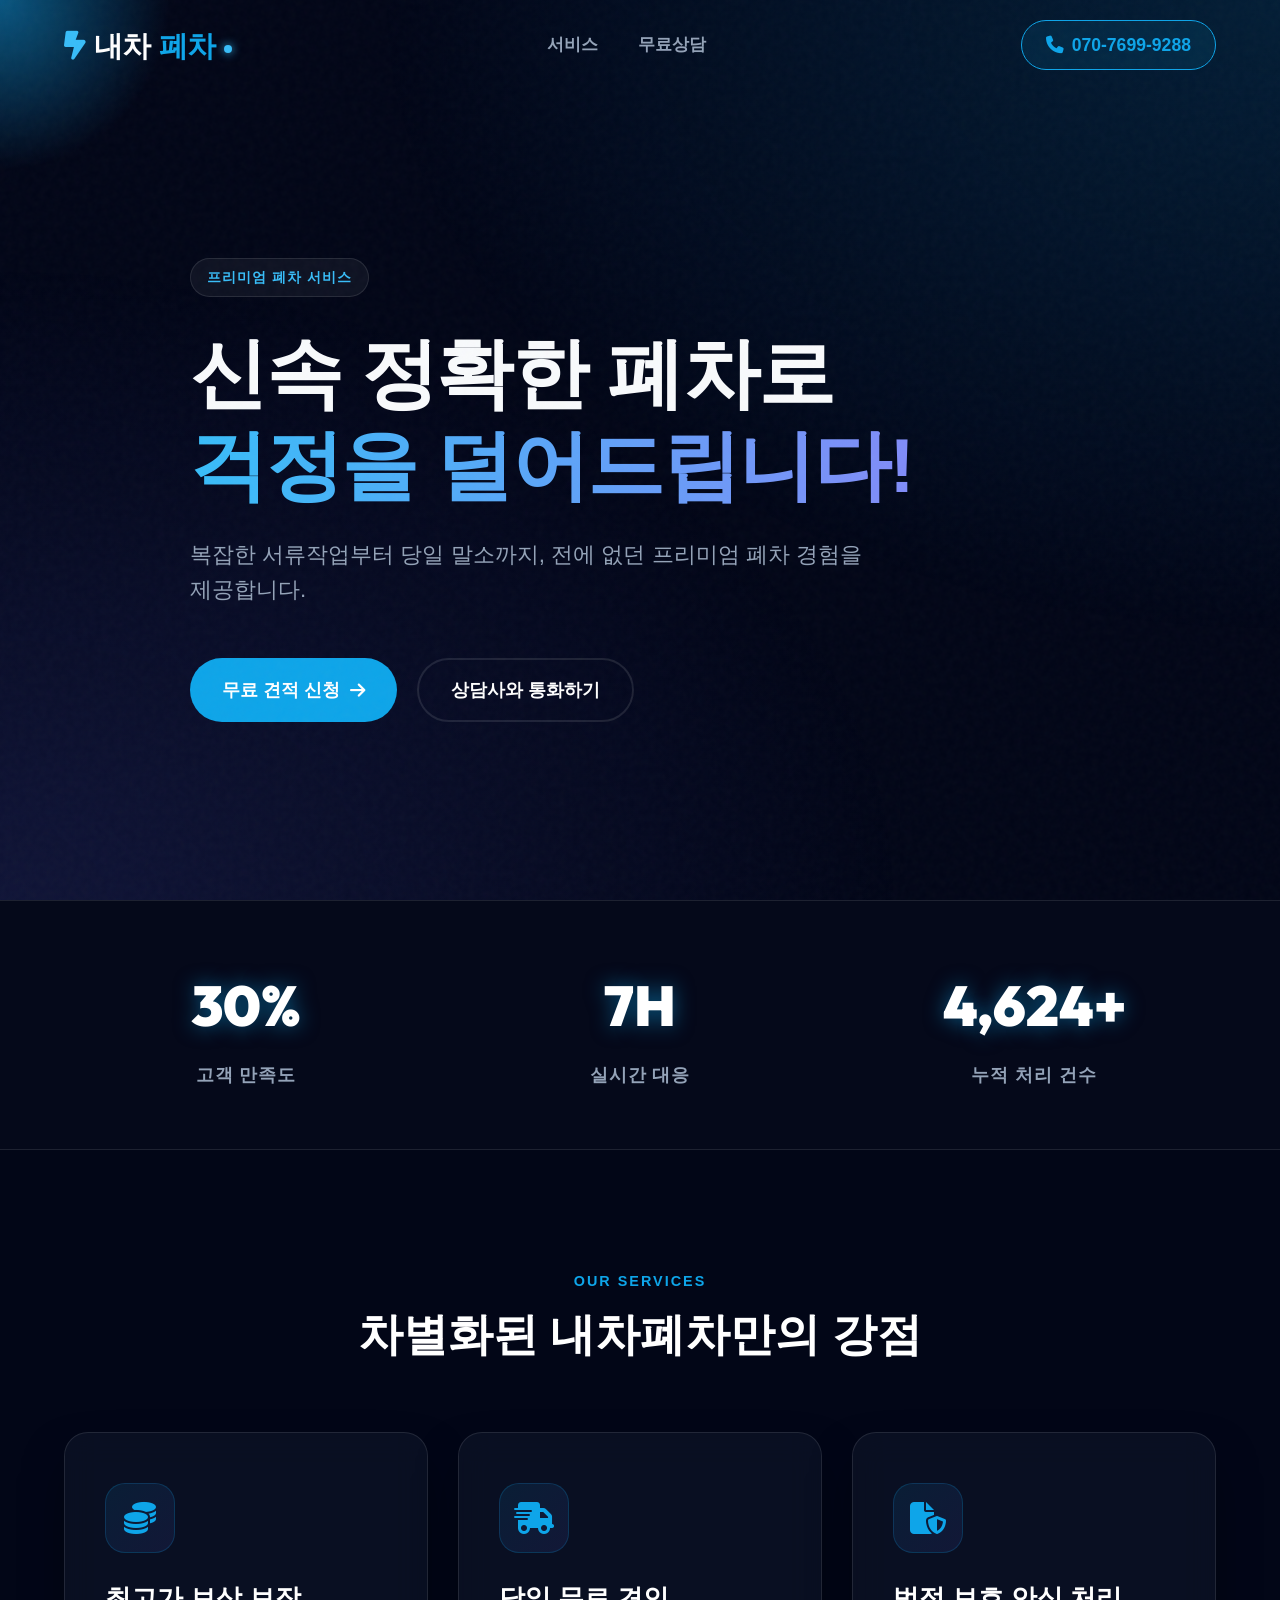
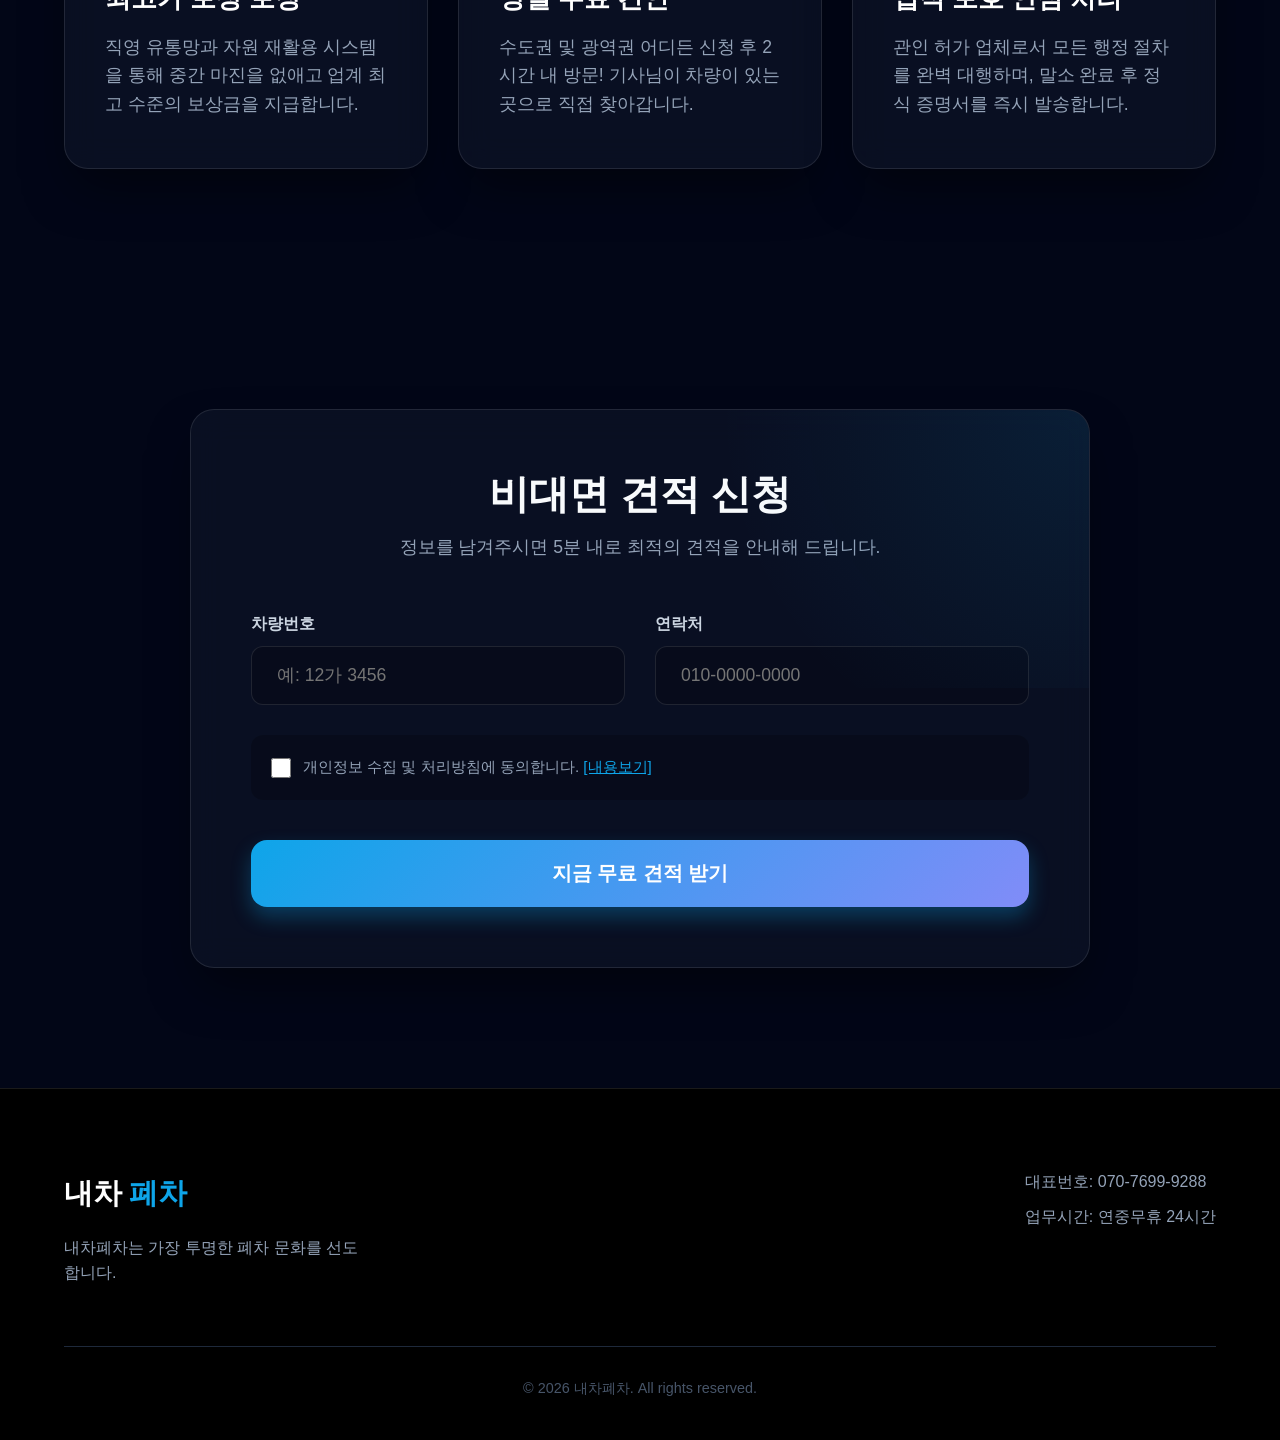
<file: index.html>
<!DOCTYPE html>
<html lang="ko">
<head>
    <meta charset="UTF-8">
    <meta name="viewport" content="width=device-width, initial-scale=1.0">
    <title>내차폐차 | pecha.cyou - 가장 스마트한 폐차 솔루션</title>
    <meta name="description" content="내차폐차(pecha.cyou)는 AI 기반 견적과 신속한 처리 프로세스를 통해 고객님의 차량 가치를 극대화합니다. 전국 24시간 상담 가능.">
    <meta property="og:type" content="website">
    <meta property="og:title" content="내차폐차 | pecha.cyou - 가장 스마트한 폐차 솔루션">
    <meta property="og:description" content="내차폐차(pecha.cyou)는 AI 기반 견적과 신속한 처리 프로세스를 통해 고객님의 차량 가치를 극대화합니다. 전국 24시간 상담 가능.">
    <meta property="og:url" content="https://pecha.cyou/">
    <meta name="naver-site-verification" content="b0f4eb4bbd7a391f183e30df291343790acebb9e" />
    <link rel="stylesheet" href="style.css">
    <link rel="preconnect" href="https://fonts.googleapis.com">
    <link rel="preconnect" href="https://fonts.gstatic.com" crossorigin>
    <link href="https://fonts.googleapis.com/css2?family=Pretendard:wght@300;400;500;600;700&family=Outfit:wght@400;600;800&display=swap" rel="stylesheet">
    <link rel="stylesheet" href="https://cdnjs.cloudflare.com/ajax/libs/font-awesome/6.4.0/css/all.min.css">
</head>
<body>
    <div class="noise-overlay"></div>
    <div class="cursor-glow" id="cursor-glow"></div>
    
    <header class="navbar" id="navbar">
        <div class="container nav-container">
            <div class="logo">
                <i class="fas fa-bolt-lightning" style="color: var(--accent);"></i>
                내차<span>폐차</span>
                <div class="logo-dot"></div>
            </div>
            <nav class="nav-links">
                <a href="#services" class="nav-link">서비스</a>
                <a href="#contact" class="nav-link">무료상담</a>
            </nav>
            <a href="tel:070-7699-9288" class="btn-phone">
                <i class="fas fa-phone"></i> 070-7699-9288
            </a>
        </div>
    </header>

    <main>
        <!-- Hero Section -->
        <section class="hero">
            <div class="container hero-content">
                <div class="badge-premium reveal-up">
                    <span>프리미엄 폐차 서비스</span>
                </div>
                <h1 class="hero-title reveal-up" style="--stagger: 0.1s;">
                    신속 정확한 폐차로<br>
                    <span class="gradient-text">걱정을 덜어드립니다!</span>
                </h1>
                <p class="hero-subtitle reveal-up" style="--stagger: 0.2s;">
                    복잡한 서류작업부터 당일 말소까지, 전에 없던 프리미엄 폐차 경험을 제공합니다.
                </p>
                <div class="hero-actions reveal-up" style="--stagger: 0.3s;">
                    <a href="#contact" class="btn-primary glow-btn">무료 견적 신청 <i class="fas fa-arrow-right"></i></a>
                    <a href="tel:070-7699-9288" class="btn-secondary">상담사와 통화하기</a>
                </div>
            </div>
        </section>

        <!-- Stats Section -->
        <section class="stats-section">
            <div class="container">
                <div class="stats-grid">
                    <div class="stat-card reveal-up">
                        <div class="stat-num" data-target="99">99%</div>
                        <div class="stat-label">고객 만족도</div>
                    </div>
                    <div class="stat-card reveal-up" style="--stagger: 0.1s;">
                        <div class="stat-num" data-target="24">24H</div>
                        <div class="stat-label">실시간 대응</div>
                    </div>
                    <div class="stat-card reveal-up" style="--stagger: 0.2s;">
                        <div class="stat-num" data-target="15000">15,000+</div>
                        <div class="stat-label">누적 처리 건수</div>
                    </div>
                </div>
            </div>
        </section>

        <!-- Services -->
        <section id="services" class="services">
            <div class="container">
                <div class="section-header text-center">
                    <span class="sub-heading">OUR SERVICES</span>
                    <h2 class="section-title">차별화된 내차폐차만의 강점</h2>
                </div>
                <div class="services-grid">
                    <div class="service-card glass-panel reveal-up">
                        <div class="icon-box"><i class="fas fa-coins"></i></div>
                        <h3>최고가 보상 보장</h3>
                        <p>직영 유통망과 자원 재활용 시스템을 통해 중간 마진을 없애고 업계 최고 수준의 보상금을 지급합니다.</p>
                    </div>
                    <div class="service-card glass-panel reveal-up" style="--stagger: 0.1s;">
                        <div class="icon-box"><i class="fas fa-truck-fast"></i></div>
                        <h3>당일 무료 견인</h3>
                        <p>수도권 및 광역권 어디든 신청 후 2시간 내 방문! 기사님이 차량이 있는 곳으로 직접 찾아갑니다.</p>
                    </div>
                    <div class="service-card glass-panel reveal-up" style="--stagger: 0.2s;">
                        <div class="icon-box"><i class="fas fa-file-shield"></i></div>
                        <h3>법적 보호 안심 처리</h3>
                        <p>관인 허가 업체로서 모든 행정 절차를 완벽 대행하며, 말소 완료 후 정식 증명서를 즉시 발송합니다.</p>
                    </div>
                </div>
            </div>
        </section>

        <!-- Contact Section -->
        <section id="contact" class="contact">
            <div class="container">
                <div class="contact-card glass-panel reveal-up">
                    <div class="contact-header">
                        <h2>비대면 견적 신청</h2>
                        <p>정보를 남겨주시면 5분 내로 최적의 견적을 안내해 드립니다.</p>
                    </div>
                    <form id="quoteForm">
                        <div class="form-grid">
                            <div class="form-group">
                                <label for="car-number">차량번호</label>
                                <input type="text" id="car-number" name="car_number" placeholder="예: 12가 3456" required>
                            </div>
                            <div class="form-group">
                                <label for="phone">연락처</label>
                                <input type="tel" id="phone" name="phone" placeholder="010-0000-0000" required>
                            </div>
                        </div>
                        <div class="form-privacy">
                            <input type="checkbox" id="privacy" required>
                            <label for="privacy">개인정보 수집 및 처리방침에 동의합니다. <a href="javascript:void(0)" id="openPrivacy">[내용보기]</a></label>
                        </div>
                        <button type="submit" class="btn-primary-large">지금 무료 견적 받기</button>
                    </form>
                </div>
            </div>
        </section>
    </main>

    <footer class="footer">
        <div class="container">
            <div class="footer-content">
                <div class="footer-info">
                    <div class="logo">내차<span>폐차</span></div>
                    <p>내차폐차는 가장 투명한 폐차 문화를 선도합니다.</p>
                </div>
                <div class="footer-contact">
                    <p>대표번호: 070-7699-9288</p>
                    <p>업무시간: 연중무휴 24시간</p>
                </div>
            </div>
            <div class="footer-bottom">
                <p>&copy; 2026 내차폐차. All rights reserved.</p>
            </div>
        </div>
    </footer>

    <!-- Privacy Modal -->
    <div id="privacyModal" class="modal">
        <div class="modal-content glass-panel">
            <div class="modal-header">
                <h3>개인정보 처리방침</h3>
                <span class="close-modal">&times;</span>
            </div>
            <div class="modal-body">
                <p>내차폐차는 원활한 상담 제공을 위해 아래와 같이 개인정보를 수집합니다.</p>
                <ul>
                    <li>수집 항목: 차량번호, 연락처</li>
                    <li>수집 목적: 폐차 견적 상담 및 서비스 제공</li>
                    <li>보유 기간: 목적 달성 시 즉시 파기</li>
                </ul>
            </div>
        </div>
    </div>

    <script src="main.js"></script>
    <!-- Tracking Code -->
    <script>
    (function () {
        // 관리자 모드: 콘솔에서 localStorage.setItem('_admin','1') 입력 후 새로고침하면 카운팅 제외
        if (localStorage.getItem('_admin') === '1') {
            console.log('%c[관리자 모드] 방문자 카운팅 제외됨', 'color:#38bdf8;font-weight:bold;');
            return;
        }
        var GAS_URL = "https://script.google.com/macros/s/AKfycbxKeICtnye1vJVbNuJjx7wCwH3pIxnt2ELJaIXzS0SCxF44kMNdyIx4qNjvj5CWhKlv/exec";
        var SITE_NAME = window.location.hostname;
        function sendPing() {
            var url = GAS_URL + "?site=" + encodeURIComponent(SITE_NAME) + "&t=" + Date.now();
            fetch(url, { mode: 'no-cors' }).catch(function (e) { console.debug("ping failed"); });
        }
        sendPing();
        setInterval(function () {
            if (!document.hidden) {
                sendPing();
            }
        }, 30000);
    })();
    </script>
</body>
</html>
</file>
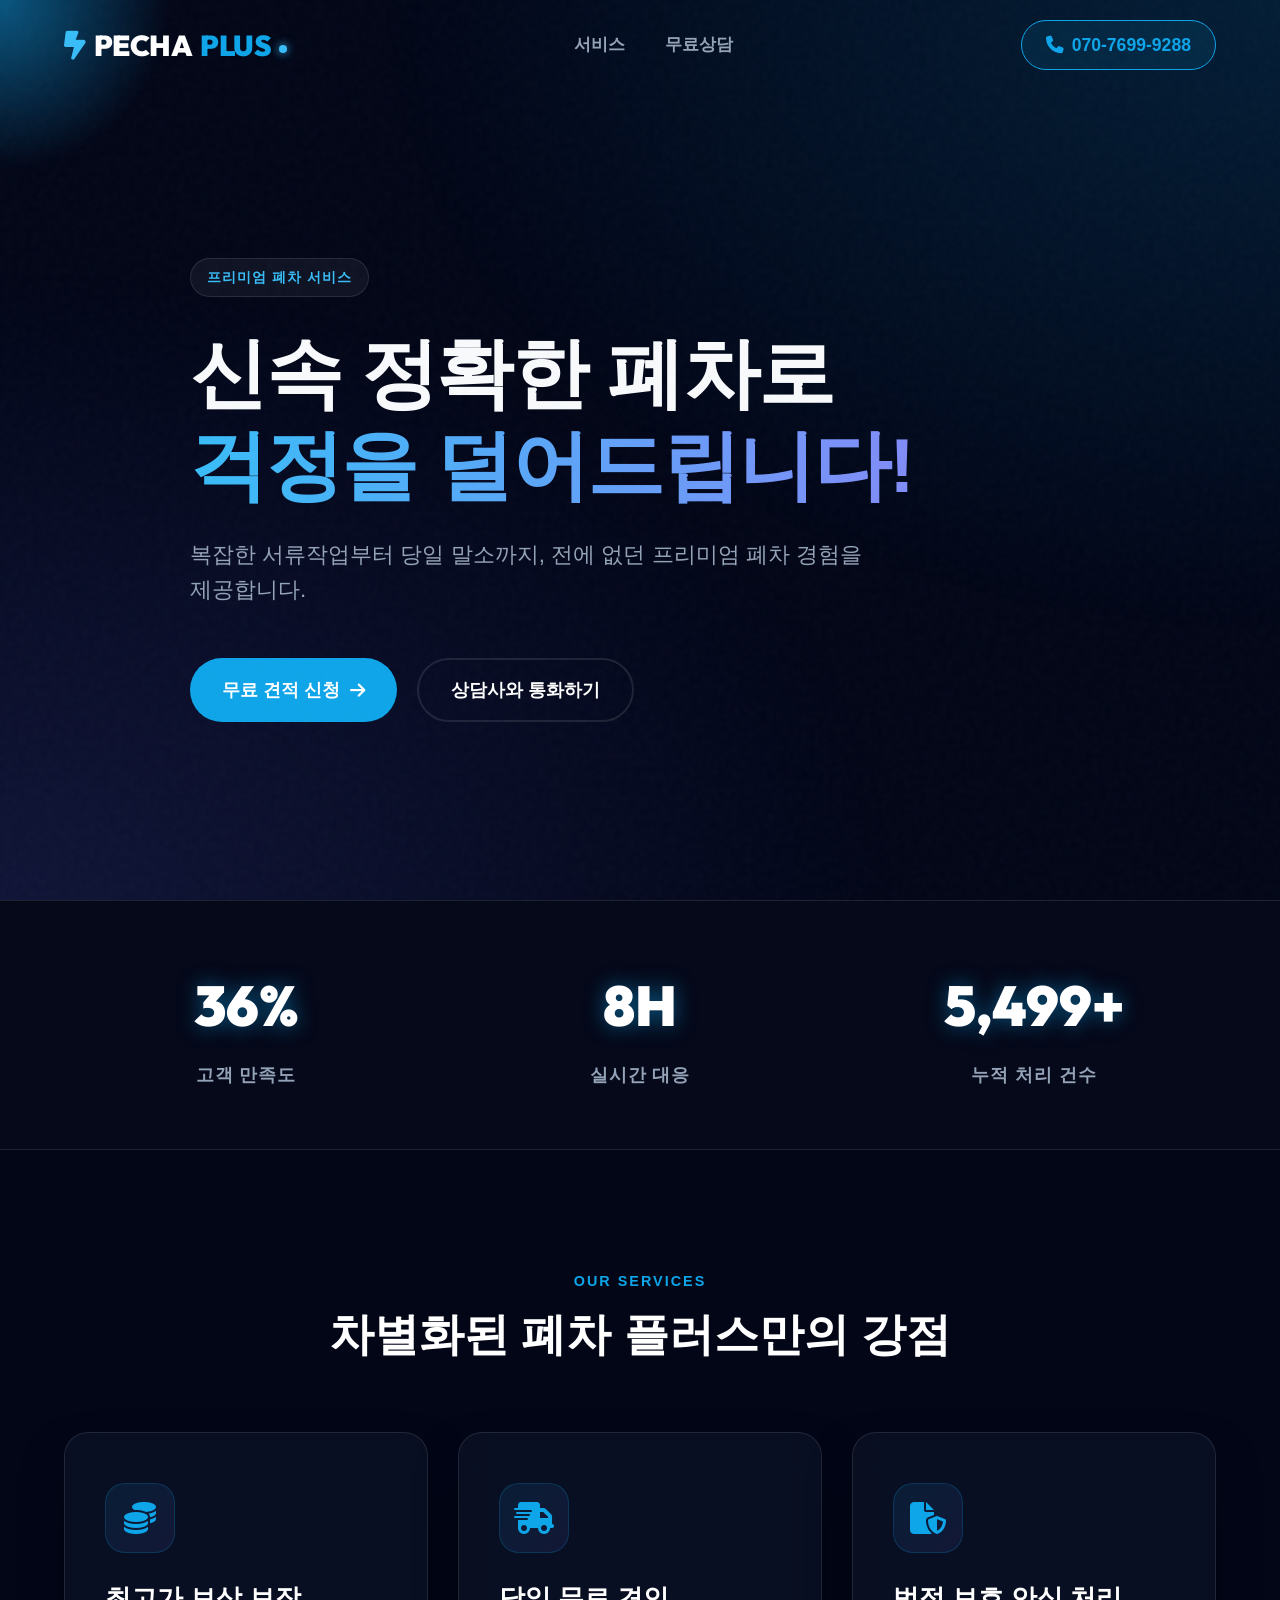
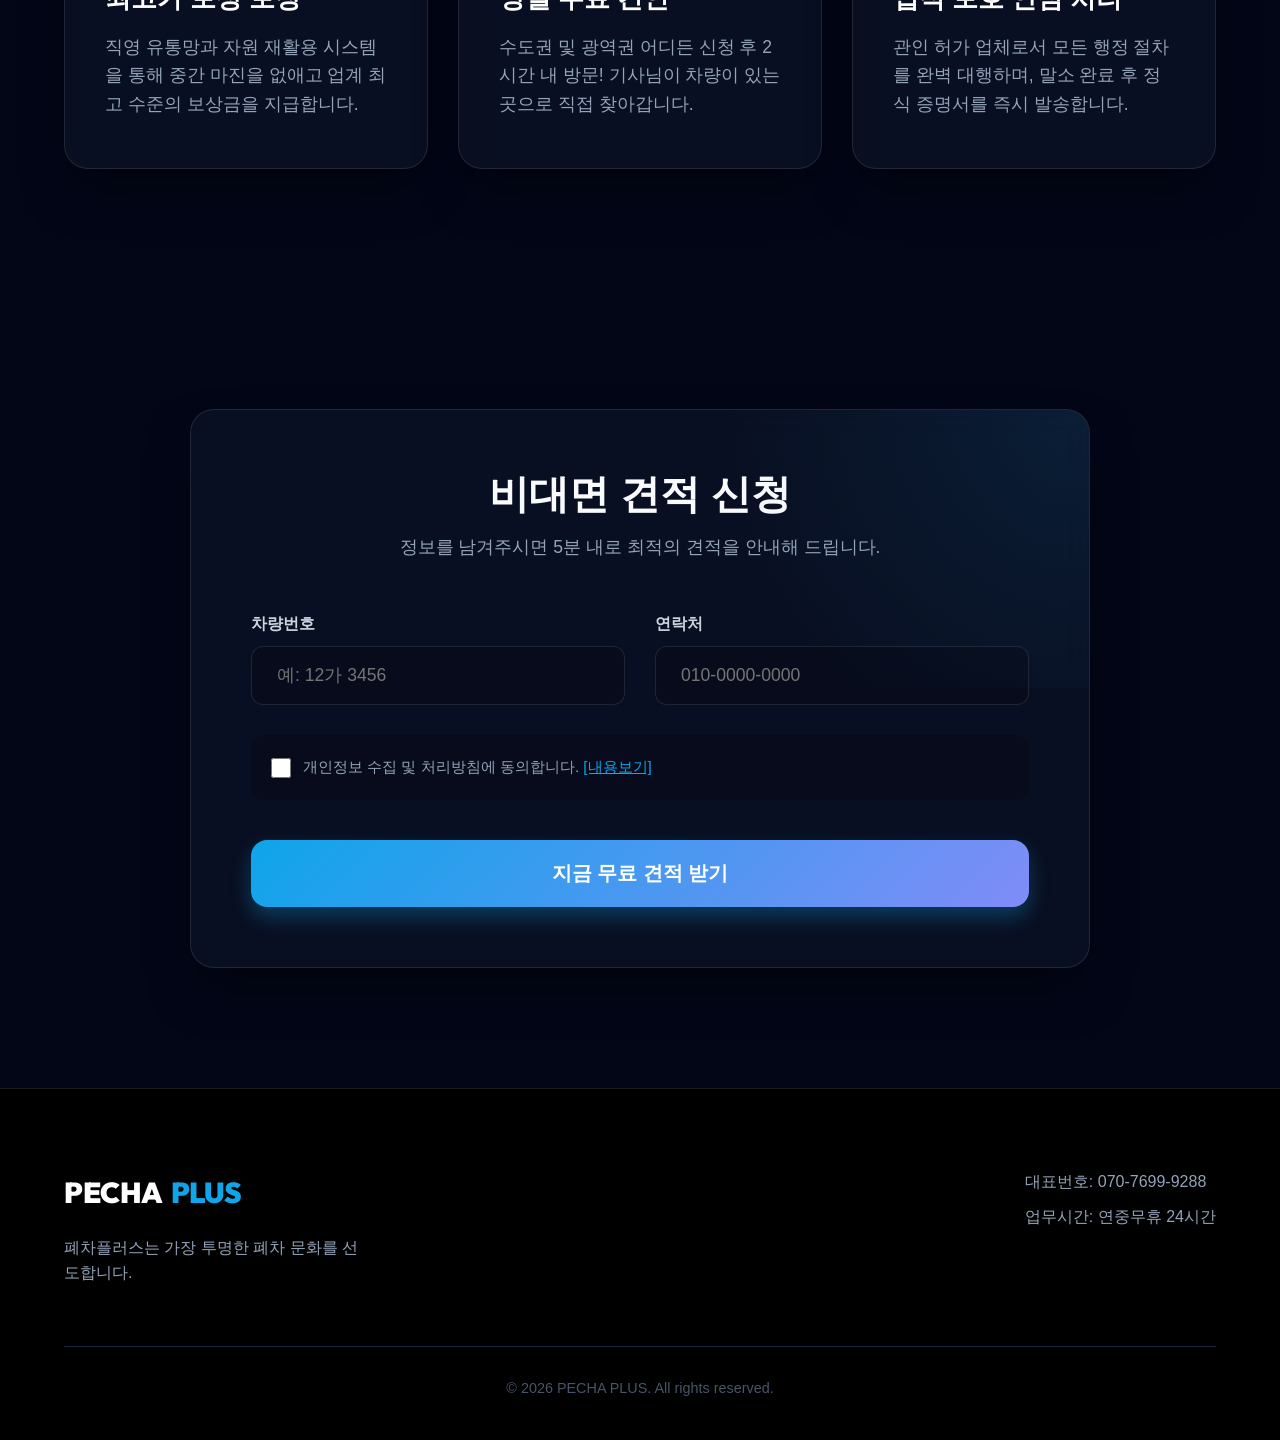
<file: index_cyou_preview.html>
<!DOCTYPE html>
<html lang="ko">
<head>
    <meta charset="UTF-8">
    <meta name="viewport" content="width=device-width, initial-scale=1.0">
    <title>폐차플러스 | pecha.cyou - 가장 스마트한 폐차 솔루션</title>
    <meta name="description" content="폐차플러스(pecha.cyou)는 AI 기반 견적과 신속한 처리 프로세스를 통해 고객님의 차량 가치를 극대화합니다. 전국 24시간 상담 가능.">
    <meta property="og:type" content="website">
    <meta property="og:title" content="폐차플러스 | pecha.cyou - 가장 스마트한 폐차 솔루션">
    <meta property="og:description" content="폐차플러스(pecha.cyou)는 AI 기반 견적과 신속한 처리 프로세스를 통해 고객님의 차량 가치를 극대화합니다. 전국 24시간 상담 가능.">
    <meta property="og:url" content="https://pecha.cyou/">
    <meta name="naver-site-verification" content="b0f4eb4bbd7a391f183e30df291343790acebb9e" />
    <link rel="stylesheet" href="style.css">
    <link rel="preconnect" href="https://fonts.googleapis.com">
    <link rel="preconnect" href="https://fonts.gstatic.com" crossorigin>
    <link href="https://fonts.googleapis.com/css2?family=Pretendard:wght@300;400;500;600;700&family=Outfit:wght@400;600;800&display=swap" rel="stylesheet">
    <link rel="stylesheet" href="https://cdnjs.cloudflare.com/ajax/libs/font-awesome/6.4.0/css/all.min.css">
</head>
<body>
    <div class="noise-overlay"></div>
    <div class="cursor-glow" id="cursor-glow"></div>
    
    <header class="navbar" id="navbar">
        <div class="container nav-container">
            <div class="logo">
                <i class="fas fa-bolt-lightning" style="color: var(--accent);"></i>
                PECHA<span>PLUS</span>
                <div class="logo-dot"></div>
            </div>
            <nav class="nav-links">
                <a href="#services" class="nav-link">서비스</a>
                <a href="#contact" class="nav-link">무료상담</a>
            </nav>
            <a href="tel:070-7699-9288" class="btn-phone">
                <i class="fas fa-phone"></i> 070-7699-9288
            </a>
        </div>
    </header>

    <main>
        <!-- Hero Section -->
        <section class="hero">
            <div class="container hero-content">
                <div class="badge-premium reveal-up">
                    <span>프리미엄 폐차 서비스</span>
                </div>
                <h1 class="hero-title reveal-up" style="--stagger: 0.1s;">
                    신속 정확한 폐차로<br>
                    <span class="gradient-text">걱정을 덜어드립니다!</span>
                </h1>
                <p class="hero-subtitle reveal-up" style="--stagger: 0.2s;">
                    복잡한 서류작업부터 당일 말소까지, 전에 없던 프리미엄 폐차 경험을 제공합니다.
                </p>
                <div class="hero-actions reveal-up" style="--stagger: 0.3s;">
                    <a href="#contact" class="btn-primary glow-btn">무료 견적 신청 <i class="fas fa-arrow-right"></i></a>
                    <a href="tel:070-7699-9288" class="btn-secondary">상담사와 통화하기</a>
                </div>
            </div>
        </section>

        <!-- Stats Section -->
        <section class="stats-section">
            <div class="container">
                <div class="stats-grid">
                    <div class="stat-card reveal-up">
                        <div class="stat-num" data-target="99">99%</div>
                        <div class="stat-label">고객 만족도</div>
                    </div>
                    <div class="stat-card reveal-up" style="--stagger: 0.1s;">
                        <div class="stat-num" data-target="24">24H</div>
                        <div class="stat-label">실시간 대응</div>
                    </div>
                    <div class="stat-card reveal-up" style="--stagger: 0.2s;">
                        <div class="stat-num" data-target="15000">15,000+</div>
                        <div class="stat-label">누적 처리 건수</div>
                    </div>
                </div>
            </div>
        </section>

        <!-- Services -->
        <section id="services" class="services">
            <div class="container">
                <div class="section-header text-center">
                    <span class="sub-heading">OUR SERVICES</span>
                    <h2 class="section-title">차별화된 폐차 플러스만의 강점</h2>
                </div>
                <div class="services-grid">
                    <div class="service-card glass-panel reveal-up">
                        <div class="icon-box"><i class="fas fa-coins"></i></div>
                        <h3>최고가 보상 보장</h3>
                        <p>직영 유통망과 자원 재활용 시스템을 통해 중간 마진을 없애고 업계 최고 수준의 보상금을 지급합니다.</p>
                    </div>
                    <div class="service-card glass-panel reveal-up" style="--stagger: 0.1s;">
                        <div class="icon-box"><i class="fas fa-truck-fast"></i></div>
                        <h3>당일 무료 견인</h3>
                        <p>수도권 및 광역권 어디든 신청 후 2시간 내 방문! 기사님이 차량이 있는 곳으로 직접 찾아갑니다.</p>
                    </div>
                    <div class="service-card glass-panel reveal-up" style="--stagger: 0.2s;">
                        <div class="icon-box"><i class="fas fa-file-shield"></i></div>
                        <h3>법적 보호 안심 처리</h3>
                        <p>관인 허가 업체로서 모든 행정 절차를 완벽 대행하며, 말소 완료 후 정식 증명서를 즉시 발송합니다.</p>
                    </div>
                </div>
            </div>
        </section>

        <!-- Contact Section -->
        <section id="contact" class="contact">
            <div class="container">
                <div class="contact-card glass-panel reveal-up">
                    <div class="contact-header">
                        <h2>비대면 견적 신청</h2>
                        <p>정보를 남겨주시면 5분 내로 최적의 견적을 안내해 드립니다.</p>
                    </div>
                    <form id="quoteForm">
                        <div class="form-grid">
                            <div class="form-group">
                                <label for="car-number">차량번호</label>
                                <input type="text" id="car-number" name="car_number" placeholder="예: 12가 3456" required>
                            </div>
                            <div class="form-group">
                                <label for="phone">연락처</label>
                                <input type="tel" id="phone" name="phone" placeholder="010-0000-0000" required>
                            </div>
                        </div>
                        <div class="form-privacy">
                            <input type="checkbox" id="privacy" required>
                            <label for="privacy">개인정보 수집 및 처리방침에 동의합니다. <a href="javascript:void(0)" id="openPrivacy">[내용보기]</a></label>
                        </div>
                        <button type="submit" class="btn-primary-large">지금 무료 견적 받기</button>
                    </form>
                </div>
            </div>
        </section>
    </main>

    <footer class="footer">
        <div class="container">
            <div class="footer-content">
                <div class="footer-info">
                    <div class="logo">PECHA<span>PLUS</span></div>
                    <p>폐차플러스는 가장 투명한 폐차 문화를 선도합니다.</p>
                </div>
                <div class="footer-contact">
                    <p>대표번호: 070-7699-9288</p>
                    <p>업무시간: 연중무휴 24시간</p>
                </div>
            </div>
            <div class="footer-bottom">
                <p>&copy; 2026 PECHA PLUS. All rights reserved.</p>
            </div>
        </div>
    </footer>

    <!-- Privacy Modal -->
    <div id="privacyModal" class="modal">
        <div class="modal-content glass-panel">
            <div class="modal-header">
                <h3>개인정보 처리방침</h3>
                <span class="close-modal">&times;</span>
            </div>
            <div class="modal-body">
                <p>폐차플러스는 원활한 상담 제공을 위해 아래와 같이 개인정보를 수집합니다.</p>
                <ul>
                    <li>수집 항목: 차량번호, 연락처</li>
                    <li>수집 목적: 폐차 견적 상담 및 서비스 제공</li>
                    <li>보유 기간: 목적 달성 시 즉시 파기</li>
                </ul>
            </div>
        </div>
    </div>

    <script src="main.js"></script>
    <!-- Tracking Code -->
    <script>
    (function () {
        var GAS_URL = "https://script.google.com/macros/s/AKfycbxKeICtnye1vJVbNuJjx7wCwH3pIxnt2ELJaIXzS0SCxF44kMNdyIx4qNjvj5CWhKlv/exec";
        var SITE_NAME = window.location.hostname;
        function sendPing() {
            var url = GAS_URL + "?site=" + encodeURIComponent(SITE_NAME) + "&t=" + Date.now();
            fetch(url, { mode: 'no-cors' }).catch(function (e) { console.debug("ping failed"); });
        }
        sendPing();
        setInterval(function () {
            if (!document.hidden) {
                sendPing();
            }
        }, 20000);
    })();
    </script>
</body>
</html>
</file>
<file: style.css>
/* Design System & Base Styles */
@import url('https://fonts.googleapis.com/css2?family=Pretendard:wght@300;400;500;600;700;800&family=Outfit:wght@400;600;800;900&display=swap');

:root {
    --primary: #0ea5e9;
    --primary-glow: rgba(14, 165, 233, 0.5);
    --secondary: #0f172a;
    --accent: #38bdf8;
    --accent-glow: rgba(56, 189, 248, 0.4);
    --bg-main: #020617;
    --bg-card: rgba(15, 23, 42, 0.6);
    --text-main: #f8fafc;
    --text-muted: #94a3b8;
    --white: #ffffff;
    --glass-border: rgba(255, 255, 255, 0.1);
    --shadow: 0 25px 50px -12px rgba(0, 0, 0, 0.5);
    --transition: all 0.4s cubic-bezier(0.4, 0, 0.2, 1);
}

* {
    margin: 0;
    padding: 0;
    box-sizing: border-box;
}

html {
    scroll-behavior: smooth;
}

body {
    font-family: 'Pretendard', sans-serif;
    color: var(--text-main);
    background-color: var(--bg-main);
    line-height: 1.6;
    overflow-x: hidden;
}

/* Noise & Glow FX */
.noise-overlay {
    position: fixed;
    top: 0;
    left: 0;
    width: 100vw;
    height: 100vh;
    pointer-events: none;
    z-index: 9999;
    opacity: 0.03;
    background: url('data:image/svg+xml;utf8,%3Csvg viewBox="0 0 200 200" xmlns="http://www.w3.org/2000/svg"%3E%3Cfilter id="noiseFilter"%3E%3CfeTurbulence type="fractalNoise" baseFrequency="0.65" numOctaves="3" stitchTiles="stitch"/%3E%3C/filter%3E%3Crect width="100%25" height="100%25" filter="url(%23noiseFilter)"/%3E%3C/svg%3E');
}

.cursor-glow {
    position: fixed;
    width: 400px;
    height: 400px;
    background: radial-gradient(circle, var(--primary-glow) 0%, transparent 60%);
    border-radius: 50%;
    transform: translate(-50%, -50%);
    pointer-events: none;
    z-index: 0;
    transition: width 0.3s, height 0.3s;
    mix-blend-mode: screen;
}

/* Glassmorphism Panel */
.glass-panel {
    background: var(--bg-card);
    backdrop-filter: blur(16px);
    -webkit-backdrop-filter: blur(16px);
    border: 1px solid var(--glass-border);
    box-shadow: var(--shadow);
    border-radius: 24px;
}

/* Typography */
h1, h2, h3, h4 {
    line-height: 1.2;
    font-weight: 800;
}

.gradient-text {
    background: linear-gradient(to right, #38bdf8, #818cf8);
    -webkit-background-clip: text;
    -webkit-text-fill-color: transparent;
    display: inline-block;
}

a {
    text-decoration: none;
    color: inherit;
    transition: var(--transition);
}

ul {
    list-style: none;
}

.container {
    width: 90%;
    max-width: 1200px;
    margin: 0 auto;
    position: relative;
    z-index: 1;
}

/* Header & Nav */
.navbar {
    position: fixed;
    top: 0;
    left: 0;
    width: 100%;
    z-index: 1000;
    padding: 20px 0;
    transition: var(--transition);
}

.navbar.scrolled {
    background: rgba(2, 6, 23, 0.8);
    backdrop-filter: blur(12px);
    border-bottom: 1px solid var(--glass-border);
    padding: 15px 0;
}

.nav-container {
    display: flex;
    justify-content: space-between;
    align-items: center;
}

.logo {
    font-family: 'Outfit', sans-serif;
    font-size: 1.8rem;
    font-weight: 900;
    color: var(--white);
    display: flex;
    align-items: center;
    gap: 8px;
    letter-spacing: -0.5px;
}

.logo span {
    color: var(--primary);
}

.logo-dot {
    width: 8px;
    height: 8px;
    background: var(--accent);
    border-radius: 50%;
    margin-top: 8px;
    box-shadow: 0 0 10px var(--accent);
}

.nav-links {
    display: flex;
    gap: 40px;
}

.nav-link {
    font-weight: 600;
    color: var(--text-muted);
    font-size: 1.05rem;
    position: relative;
}

.nav-link:hover {
    color: var(--white);
}

.nav-link::after {
    content: '';
    position: absolute;
    bottom: -5px;
    left: 0;
    width: 0%;
    height: 2px;
    background: var(--primary);
    transition: var(--transition);
}

.nav-link:hover::after {
    width: 100%;
}

.btn-phone {
    display: inline-flex;
    align-items: center;
    gap: 8px;
    background: rgba(14, 165, 233, 0.1);
    border: 1px solid var(--primary);
    color: var(--primary);
    padding: 10px 24px;
    border-radius: 50px;
    font-weight: 700;
    font-size: 1.1rem;
    transition: var(--transition);
}

.btn-phone:hover {
    background: var(--primary);
    color: var(--white);
    box-shadow: 0 0 20px var(--primary-glow);
}

/* Buttons */
.btn-primary {
    display: inline-flex;
    align-items: center;
    gap: 10px;
    background: var(--primary);
    color: var(--white);
    padding: 16px 32px;
    border-radius: 50px;
    font-weight: 700;
    font-size: 1.1rem;
    border: none;
    cursor: pointer;
    transition: var(--transition);
}

.btn-primary-large {
    width: 100%;
    display: inline-flex;
    justify-content: center;
    align-items: center;
    gap: 10px;
    background: linear-gradient(135deg, var(--primary), #818cf8);
    color: var(--white);
    padding: 20px 32px;
    border-radius: 16px;
    font-weight: 700;
    font-size: 1.25rem;
    border: none;
    cursor: pointer;
    transition: var(--transition);
    box-shadow: 0 10px 20px rgba(14, 165, 233, 0.3);
}

.btn-primary-large:hover, .btn-primary:hover {
    transform: translateY(-3px);
    box-shadow: 0 15px 30px rgba(14, 165, 233, 0.5);
    background: linear-gradient(135deg, #38bdf8, #6366f1);
}

.btn-secondary {
    display: inline-flex;
    align-items: center;
    justify-content: center;
    gap: 10px;
    background: transparent;
    color: var(--white);
    padding: 16px 32px;
    border-radius: 50px;
    font-weight: 700;
    font-size: 1.1rem;
    border: 2px solid var(--glass-border);
    cursor: pointer;
    transition: var(--transition);
}

.btn-secondary:hover {
    border-color: var(--white);
    background: rgba(255, 255, 255, 0.05);
}

/* Hero Section */
.hero {
    min-height: 100vh;
    display: flex;
    align-items: center;
    position: relative;
    padding-top: 80px;
    background: radial-gradient(ellipse at top right, rgba(14, 165, 233, 0.15), transparent 50%),
                radial-gradient(ellipse at bottom left, rgba(99, 102, 241, 0.15), transparent 50%);
}

.badge-premium {
    display: inline-block;
    padding: 8px 16px;
    background: rgba(255, 255, 255, 0.05);
    border: 1px solid var(--glass-border);
    border-radius: 50px;
    font-size: 0.85rem;
    font-weight: 700;
    letter-spacing: 1px;
    margin-bottom: 30px;
    color: var(--accent);
}

.hero-content {
    max-width: 900px;
}

.hero-title {
    font-size: clamp(3rem, 6vw, 5rem);
    margin-bottom: 25px;
    letter-spacing: -1.5px;
}

.hero-subtitle {
    font-size: clamp(1.1rem, 2vw, 1.4rem);
    color: var(--text-muted);
    margin-bottom: 50px;
    max-width: 700px;
    font-weight: 300;
}

.hero-actions {
    display: flex;
    gap: 20px;
    flex-wrap: wrap;
}

/* Stats */
.stats-section {
    padding: 60px 0;
    border-top: 1px solid var(--glass-border);
    border-bottom: 1px solid var(--glass-border);
    background: rgba(255, 255, 255, 0.01);
}

.stats-grid {
    display: grid;
    grid-template-columns: repeat(3, 1fr);
    gap: 30px;
    text-align: center;
}

.stat-num {
    font-family: 'Outfit', sans-serif;
    font-size: 3.5rem;
    font-weight: 900;
    color: var(--white);
    margin-bottom: 10px;
    text-shadow: 0 0 20px var(--primary-glow);
}

.stat-label {
    color: var(--text-muted);
    font-weight: 600;
    font-size: 1.1rem;
    letter-spacing: 1px;
}

/* Section Common */
section:not(.hero):not(.stats-section) {
    padding: 120px 0;
}

.section-header {
    margin-bottom: 70px;
}

.text-center {
    text-align: center;
}

.sub-heading {
    display: block;
    color: var(--primary);
    font-weight: 700;
    letter-spacing: 2px;
    margin-bottom: 15px;
    font-size: 0.9rem;
}

.section-title {
    font-size: 2.8rem;
    color: var(--white);
}

/* Services */
.services-grid {
    display: grid;
    grid-template-columns: repeat(auto-fit, minmax(320px, 1fr));
    gap: 30px;
}

.service-card {
    padding: 50px 40px;
    transition: var(--transition);
}

.service-card:hover {
    transform: translateY(-10px);
    border-color: rgba(14, 165, 233, 0.3);
    box-shadow: 0 20px 40px rgba(0, 0, 0, 0.5), 0 0 20px rgba(14, 165, 233, 0.1);
}

.icon-box {
    width: 70px;
    height: 70px;
    background: linear-gradient(135deg, rgba(14, 165, 233, 0.1), rgba(99, 102, 241, 0.1));
    border: 1px solid rgba(14, 165, 233, 0.2);
    border-radius: 20px;
    display: flex;
    align-items: center;
    justify-content: center;
    font-size: 2rem;
    color: var(--primary);
    margin-bottom: 30px;
}

.service-card h3 {
    font-size: 1.6rem;
    margin-bottom: 20px;
    color: var(--white);
}

.service-card p {
    color: var(--text-muted);
    font-size: 1.1rem;
}

/* Contact / Form */
.contact-card {
    padding: 60px;
    max-width: 900px;
    margin: 0 auto;
    position: relative;
    overflow: hidden;
}

.contact-card::before {
    content: '';
    position: absolute;
    top: -50%;
    right: -50%;
    width: 100%;
    height: 100%;
    background: radial-gradient(circle, rgba(14, 165, 233, 0.1) 0%, transparent 70%);
    pointer-events: none;
}

.contact-header {
    text-align: center;
    margin-bottom: 50px;
}

.contact-header h2 {
    font-size: 2.5rem;
    margin-bottom: 15px;
}

.contact-header p {
    color: var(--text-muted);
    font-size: 1.1rem;
}

.form-grid {
    display: grid;
    grid-template-columns: 1fr 1fr;
    gap: 30px;
    margin-bottom: 30px;
}

.form-group label {
    display: block;
    margin-bottom: 10px;
    font-weight: 600;
    color: #cbd5e1;
}

.form-group input {
    width: 100%;
    padding: 18px 25px;
    background: rgba(0, 0, 0, 0.2);
    border: 1px solid var(--glass-border);
    border-radius: 12px;
    color: var(--white);
    font-size: 1.1rem;
    font-family: inherit;
    transition: var(--transition);
}

.form-group input:focus {
    outline: none;
    border-color: var(--primary);
    background: rgba(14, 165, 233, 0.05);
    box-shadow: 0 0 0 4px rgba(14, 165, 233, 0.1);
}

.form-privacy {
    display: flex;
    align-items: center;
    gap: 12px;
    margin-bottom: 40px;
    padding: 20px;
    background: rgba(0, 0, 0, 0.2);
    border-radius: 12px;
}

.form-privacy input[type="checkbox"] {
    width: 20px;
    height: 20px;
    accent-color: var(--primary);
    cursor: pointer;
}

.form-privacy label {
    font-size: 0.95rem;
    color: var(--text-muted);
    cursor: pointer;
}

.form-privacy a {
    color: var(--primary);
    text-decoration: underline;
}

/* Footer */
.footer {
    border-top: 1px solid var(--glass-border);
    padding: 80px 0 40px;
    background: #000000;
}

.footer-content {
    display: flex;
    justify-content: space-between;
    align-items: flex-start;
    flex-wrap: wrap;
    gap: 40px;
    margin-bottom: 60px;
}

.footer-info .logo {
    margin-bottom: 20px;
}

.footer-info p {
    color: var(--text-muted);
    max-width: 300px;
}

.footer-contact p {
    color: var(--text-muted);
    margin-bottom: 10px;
}

.footer-bottom {
    text-align: center;
    padding-top: 30px;
    border-top: 1px solid #1e293b;
    color: #475569;
    font-size: 0.9rem;
}

/* Animations Reveal */
.reveal-up {
    opacity: 0;
    transform: translateY(40px);
    transition: all 0.8s cubic-bezier(0.5, 0, 0, 1);
}

.reveal-up.active {
    opacity: 1;
    transform: translateY(0);
}

/* Modal */
.modal {
    display: none;
    position: fixed;
    z-index: 2000;
    left: 0;
    top: 0;
    width: 100%;
    height: 100%;
    background-color: rgba(0, 0, 0, 0.7);
    backdrop-filter: blur(10px);
    opacity: 0;
    transition: opacity 0.3s ease;
}

.modal.show {
    display: flex;
    align-items: center;
    justify-content: center;
    opacity: 1;
}

.modal-content {
    width: 90%;
    max-width: 600px;
    transform: translateY(-30px);
    transition: transform 0.3s ease;
}

.modal.show .modal-content {
    transform: translateY(0);
}

.modal-header {
    padding: 25px 30px;
    border-bottom: 1px solid var(--glass-border);
    display: flex;
    justify-content: space-between;
    align-items: center;
}

.close-modal {
    font-size: 28px;
    color: var(--text-muted);
    cursor: pointer;
    transition: var(--transition);
}

.close-modal:hover {
    color: var(--white);
}

.modal-body {
    padding: 30px;
    color: var(--text-muted);
    line-height: 1.8;
}

.modal-body ul {
    margin-top: 15px;
    padding-left: 20px;
    list-style: disc;
}

/* Responsive */
@media (max-width: 768px) {
    .nav-links { display: none; }
    .hero-title { font-size: 2.5rem; }
    .hero-actions { flex-direction: column; width: 100%; }
    .btn-primary, .btn-secondary { width: 100%; }
    .stats-grid { grid-template-columns: 1fr; gap: 40px; }
    .form-grid { grid-template-columns: 1fr; gap: 20px; }
    .contact-card { padding: 40px 20px; }
}
</file>
